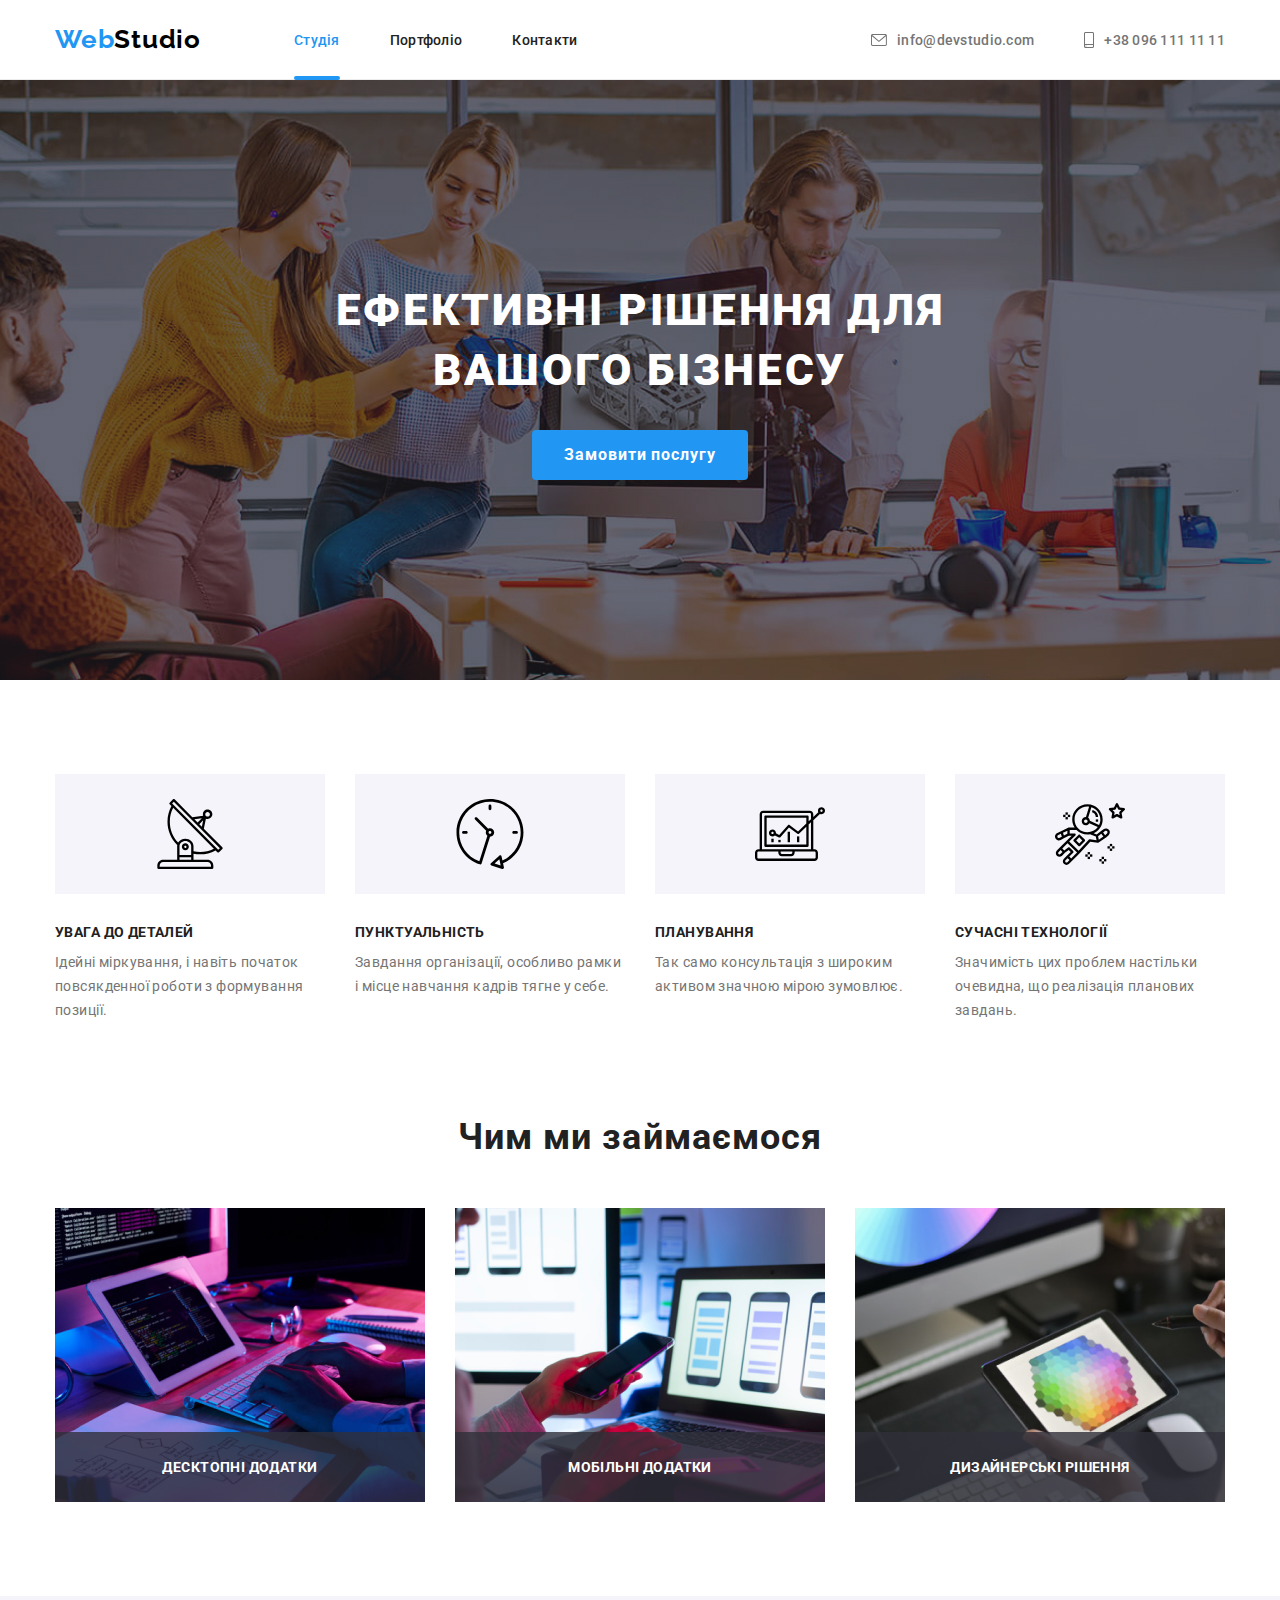
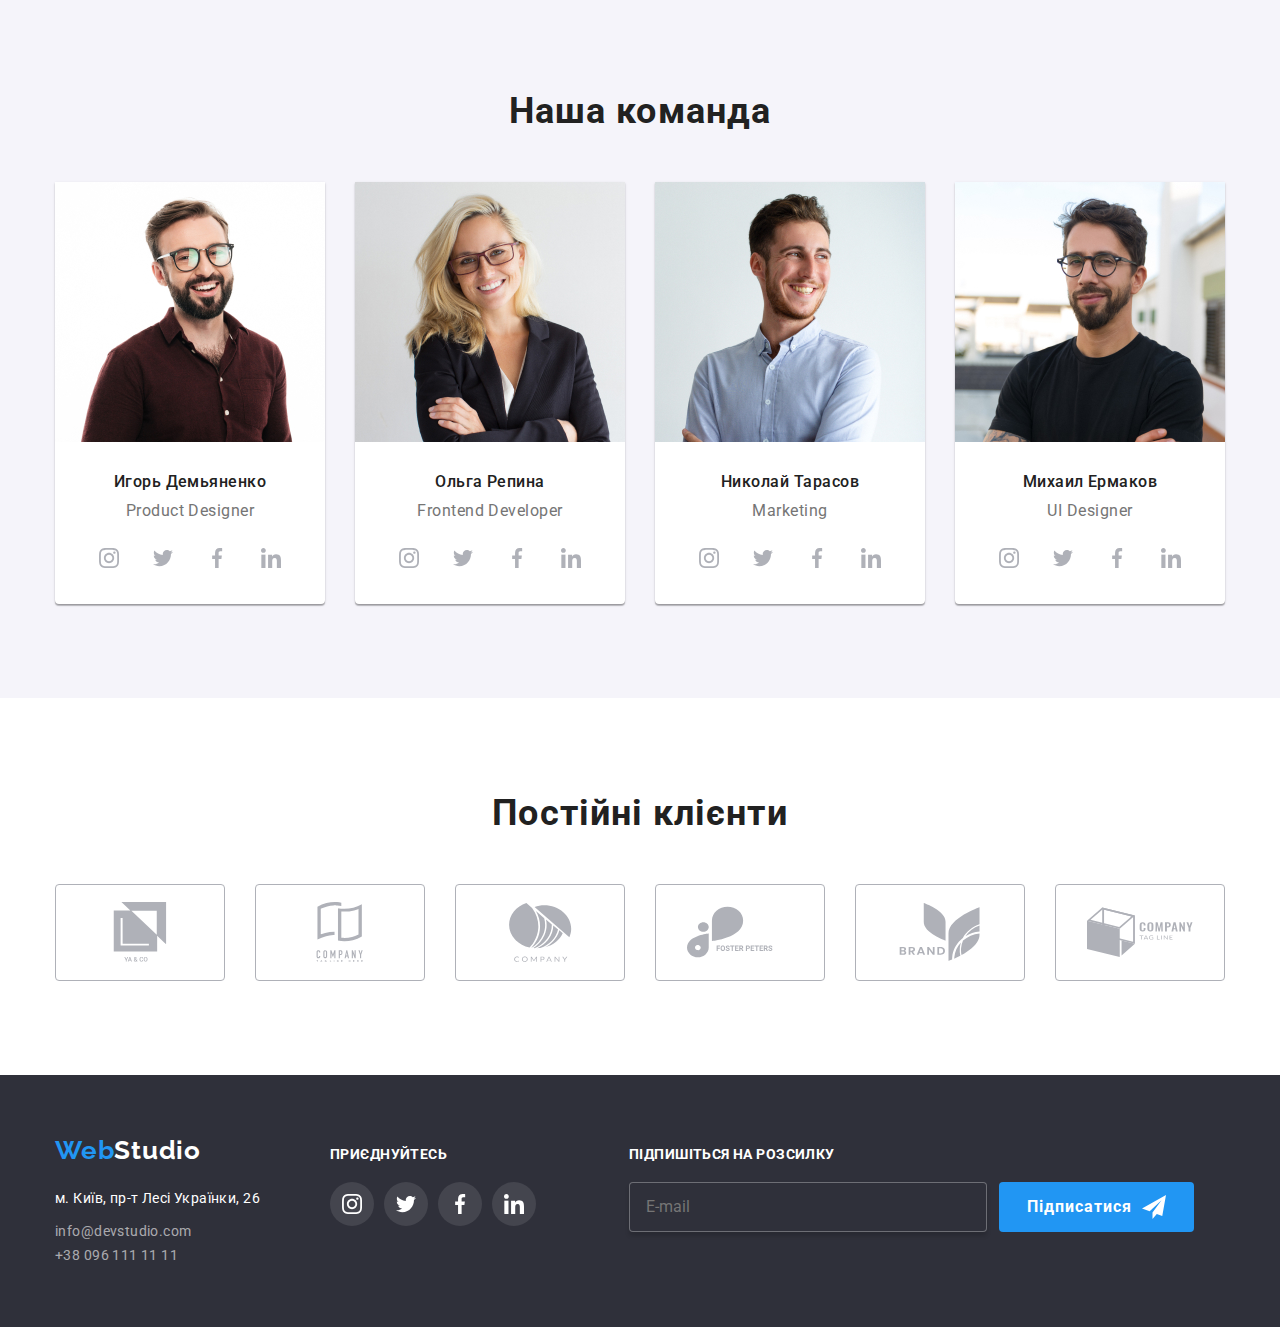
<file: index.html>
<!DOCTYPE html>
<html lang="ru">
  <head>
    <meta charset="UTF-8" />
    <meta http-equiv="X-UA-Compatible" content="IE=edge" />
    <meta name="viewport" content="width=device-width, initial-scale=1.0" />
    <title>Портфолио</title>
    <link rel="preconnect" href="https://fonts.googleapis.com">
    <link rel="preconnect" href="https://fonts.gstatic.com" crossorigin>
    <link href="https://fonts.googleapis.com/css2?family=Raleway:wght@700&family=Roboto:wght@400;500;700;900&display=swap"
      rel="stylesheet">
    <link rel="stylesheet" href="https://cdn.jsdelivr.net/npm/modern-normalize@1.1.0/modern-normalize.min.css">
    <link rel="stylesheet" href="./css/main.min.css">
  </head>
  <body>
    <!-- <!====HEADER====> -->
    <header class="page-header">
      <div class="container page-header__container">
        <a class="link logo page-header__logo" href="index.html" lang="en">Web<span class="logo__second" >Studio</span></a>
      <nav class="nav-header">
        <ul class="menu list">
          <li class="menu__item"><a class="link menu__link  menu__link__current" href="index.html">Студія</a></li>
          <li class="menu__item"><a class="link menu__link " href="portfolio.html">Портфоліо</a></li>
          <li class="menu__item"><a class="link menu__link " href="">Контакти</a></li>
        </ul>
      </nav>
      <button type="button" class="menu-mobile-open" data-menu-open>
        <svg width="40" height="40">
          <use href="./images/icone.svg#icon-menu-burger"></use>
        </svg>
      </button>
      <ul class="contact list">
        <li class="contact__mail"><a class="link contact__link" href="mailto:info@devstudio.com">
          <svg class="contact__icon" width="16" height="12">
            <use href="./images/icone.svg#envelope"></use>
          </svg>
          info@devstudio.com</a></li>
        <li class="contact__phone-number"><a class="link contact__link" href="tel:+380961111111">
          <svg class="contact__icon" width="10" height="16">
            <use href="./images/icone.svg#smartphone"></use>
          </svg>
          +38 096 111 11 11</a></li>
      </ul>
      </div>
      <div class="mobile-menu" data-menu>
        <div class="container mobile-menu__container">
          <button class="mobile-menu__close-btn" data-menu-close>
            <svg class="mobile-menu__close-icone" width="40" height="40">
              <use href="./images/icone.svg#icon-close"></use>
            </svg>
          </button>
          <ul class="mobile-menu__nav list">
            <li class="mobile-menu__nav-list">
              <a class="link mobile-menu__nav-link current" href="index.html">Студія</a></li>
            <li class="mobile-menu__nav-list">
              <a class="link mobile-menu__nav-link" href="portfolio.html">Портфоліо</a></li>
            <li class="mobile-menu__nav-list">
              <a class="link mobile-menu__nav-link" href="">Контакти</a></li>
          </ul>
          <ul class="mobile-menu__contact list">
            <li class="mobile-menu__contact-number">
              <a class="link mobile-menu__contact-link number" href="tel:+380961111111">+38 096 111 11 11</a>
            </li>
            <li class="mobile-menu__contact-mail">
              <a class="link mobile-menu__contact-link mail" href="mailto:info@devstudio.com">info@devstudio.com</a>
            </li>
          </ul>
          <ul class="mobile-menu__social list">
            <li class="mobile-menu__social-list">
              <a class="link mobile-menu__social-link " href="">Instagram</a></li>
            <li class="mobile-menu__social-list">
              <a class="link mobile-menu__social-link" href="">Twitter</a></li>
            <li class="mobile-menu__social-list">
              <a class="link mobile-menu__social-link" href="">Facebook</a></li>
            <li class="mobile-menu__social-list">
              <a class="link mobile-menu__social-link" href="">LinkedIn</a></li>
          </ul>
        </div>
      </div>
    </header>
    <!-- <!====MAIN====> -->
    <main>
      <section class="hero">
        <div class="container">
          <h1 class="hero__title">
          Ефективні рішення для <br />
          вашого бізнесу
        </h1>
        <button class="hero__btn" type="button" data-modal-open>Замовити послугу</button>
        </div>
      </section>
      <section class="section">
        <div class="container">
            <h2 class="section__title visually-hidden">Наши отличия</h2>
        <ul class="section__list list">
          <li class="section__item">
          <div class="section__container">
            <svg class="section__container_icon" width="70px" height="70">
              <use href="./images/icone.svg#antenna"></use>
            </svg>
          </div>
            <h3 class="pluses-title">Увага до деталей</h3>
            <p class="plusses-text">Ідейні міркування, і навіть початок повсякденної роботи з формування позиції.</p>
          </li>
          <li class="section__item">
          <div class="section__container">
            <svg class="section__container_icon" width="70px" height="70">
              <use href="./images/icone.svg#clock"></use>
            </svg>
          </div>            
            <h3 class="pluses-title">Пунктуальність</h3>
            <p class="plusses-text">
              Завдання організації, особливо рамки і місце навчання кадрів тягне у себе.
            </p>
          </li>
          <li class="section__item">
          <div class="section__container">
            <svg class="section__container_icon" width="70px" height="70">
              <use href="./images/icone.svg#diagram"></use>
            </svg>
          </div>            
            <h3 class="pluses-title">Планування</h3>
            <p class="plusses-text">
              Так само консультація з широким активом значною мірою зумовлює.
            </p>
          </li>
          <li class="section__item">
            <div class="section__container">
              <svg class="section__container_icon" width="70px" height="70">
              <use href="./images/icone.svg#astronaut"></use>
            </svg>
            </div>
            <h3 class="pluses-title">Сучасні технології</h3>
            <p class="plusses-text">Значимість цих проблем настільки очевидна, що реалізація планових завдань.</p>
          </li>
        </ul>
        </div>      
      </section>
      <section class="section our-works-section">
        <div class="container">
           <h2 class="work-title title">Чим ми займаємося</h2>
        <ul class="list our-works">
          <li class="work-title-list">
            <div class="our-works-wrapper">
              <picture>
                <source
                srcset="./images/work1.jpg 1x, ./images/work1@2x.jpg 2x"
                media="(min-width: 1200px)">
                <img src="./images/work1.jpg" alt="печатает на клавиатуре" width="370" height="294" />
              </picture>
              <p class="overlay">Десктопні додатки</p>
            </div>
          </li>
          <li class="work-title-list">
            <div class="our-works-wrapper">
              <picture>
                <source 
                srcset="./images/work2.jpg 1x, ./images/work2@2x.jpg 2x"
                media="(min-width: 1200px)">
                <img src="./images/work2.jpg" alt="телефон и лэптоп" width="370" height="294" />
              </picture>
              <p class="overlay">Мобільні додатки</p>
            </div>            
          </li>
          <li class="work-title-list">
            <div class="our-works-wrapper">
              <picture>
                <source 
                srcset="./images/work3.jpg 1x, ./images/work3@2x.jpg 2x"
                media="(min-width: 1200px)">
                <img src="./images/work3.jpg" alt="айпад" width="370" height="294" />
              </picture>
              <p class="overlay">Дизайнерські рішення</p>
            </div>            
          </li>
        </ul>
        </div>       
      </section>
      <section class="team section">
        <div class="container">
          <h2 class="team-title title">Наша команда</h2>
        <ul class="team-list-title list our-team">
          <li class="team-list">
            <picture>
              <source 
              srcset="./images/person1-mobile.jpg 1x, ./images/person1-mobile@2x.jpg 2x" 
              media="(max-width: 767px)">
              
              <source srcset="./images/person1-tablet.jpg 1x, ./images/person1-tablet@2x.jpg 2x" 
              media="(max-width: 1199px)">

              <source srcset="./images/person1-desktop.jpg 1x, ./images/person1-desktop@2x.jpg 2x" 
              media="(min-width: 1200px)">

              <img src="./images/person1-mobile.jpg" alt="мужчина"/>
            </picture>
            <div class="person">
              <h3 class="name">Игорь Демьяненко</h3>
              <p class="job-title" lang="en">Product Designer</p>
              <ul class="social-list">
                <li class=" list socisl-list-item">
                  <a href="" class="socisl-list-link">
                    <svg class="socisl-list-icone" width="20" height="20">
                      <use href="./images/icone.svg#instagram"></use>
                    </svg>
                  </a>
                </li>
                <li class=" list socisl-list-item">
                  <a href="" class="socisl-list-link">
                    <svg class="socisl-list-icone" width="20" height="20">
                      <use href="./images/icone.svg#twitter"></use>
                    </svg>
                  </a>
                </li>
                <li class=" list socisl-list-item">
                  <a href="" class="socisl-list-link">
                    <svg class="socisl-list-icone" width="20" height="20">
                      <use href="./images/icone.svg#facebook"></use>
                    </svg>
                  </a>
                </li>
                <li class=" list socisl-list-item">
                  <a href="" class="socisl-list-link">
                    <svg class="socisl-list-icone" width="20" height="20">
                      <use href="./images/icone.svg#linkedin"></use>
                    </svg>
                  </a>
                </li>
              </ul>
            </div>          
          </li>
          <li class="team-list">
            <picture>
              <source srcset="./images/person2-mobile.jpg 1x, ./images/person2-mobile@2x.jpg 2x" 
              media="(max-width: 767px)">
            
              <source srcset="./images/person2-tablet.jpg 1x, ./images/person2-tablet@2x.jpg 2x" 
              media="(max-width: 1199px)">
            
              <source srcset="./images/person2-desktop.jpg 1x, ./images/person2-desktop@2x.jpg 2x" 
              media="(min-width: 1200px)">
            
              <img src="./images/person2-mobile.jpg" alt="женщина"/>
            </picture>
            <div class="person">
              <h3 class="name">Ольга Репина</h3>
              <p class="job-title" lang="en">Frontend Developer</p>
              <ul class="social-list">
                <li class=" list socisl-list-item">
                  <a href="" class="socisl-list-link">
                    <svg class="socisl-list-icone" width="20" height="20">
                      <use href="./images/icone.svg#instagram"></use>
                    </svg>
                  </a>
                </li>
                <li class=" list socisl-list-item">
                  <a href="" class="socisl-list-link">
                    <svg class="socisl-list-icone" width="20" height="20">
                      <use href="./images/icone.svg#twitter"></use>
                    </svg>
                  </a>
                </li>
                <li class=" list socisl-list-item">
                  <a href="" class="socisl-list-link">
                    <svg class="socisl-list-icone" width="20" height="20">
                      <use href="./images/icone.svg#facebook"></use>
                    </svg>
                  </a>
                </li>
                <li class=" list socisl-list-item">
                  <a href="" class="socisl-list-link">
                    <svg class="socisl-list-icone" width="20" height="20">
                      <use href="./images/icone.svg#linkedin"></use>
                    </svg>
                  </a>
                </li>
              </ul>
            </div>            
          </li>
          <li class="team-list">
            <picture>
              <source srcset="./images/person3-mobile.jpg 1x, ./images/person3-mobile@2x.jpg 2x" 
              media="(max-width: 767px)">
            
              <source srcset="./images/person3-tablet.jpg 1x, ./images/person3-tablet@2x.jpg 2x" 
              media="(max-width: 1199px)">
            
              <source srcset="./images/person3-desktop.jpg 1x, ./images/person3-desktop@2x.jpg 2x" 
              media="(min-width: 1200px)">
            
              <img src="./images/person3-mobile.jpg" alt="мужчина"/>
            </picture>
            <div class="person">
              <h3 class="name">Николай Тарасов</h3>
              <p class="job-title" lang="en">Marketing</p>
              <ul class="social-list">
                <li class=" list socisl-list-item">
                  <a href="" class="socisl-list-link">
                    <svg class="socisl-list-icone" width="20" height="20">
                      <use href="./images/icone.svg#instagram"></use>
                    </svg>
                  </a>
                </li>
                <li class=" list socisl-list-item">
                  <a href="" class="socisl-list-link">
                    <svg class="socisl-list-icone" width="20" height="20">
                      <use href="./images/icone.svg#twitter"></use>
                    </svg>
                  </a>
                </li>
                <li class=" list socisl-list-item">
                  <a href="" class="socisl-list-link">
                    <svg class="socisl-list-icone" width="20" height="20">
                      <use href="./images/icone.svg#facebook"></use>
                    </svg>
                  </a>
                </li>
                <li class=" list socisl-list-item">
                  <a href="" class="socisl-list-link">
                    <svg class="socisl-list-icone" width="20" height="20">
                      <use href="./images/icone.svg#linkedin"></use>
                    </svg>
                  </a>
                </li>
              </ul>
            </div>            
          </li>
          <li class="team-list">
            <picture>
              <source srcset="./images/person4-mobile.jpg 1x, ./images/person4-mobile@2x.jpg 2x" 
              media="(max-width: 767px)">
            
              <source srcset="./images/person4-tablet.jpg 1x, ./images/person4-tablet@2x.jpg 2x" 
              media="(max-width: 1199px)">
            
              <source srcset="./images/person4-desktop.jpg 1x, ./images/person4-desktop@2x.jpg 2x" 
              media="(min-width: 1200px)">
            
              <img src="./images/person4-mobile.jpg" alt="мужчина"/>
            </picture>
            <div class="person">
              <h3 class="name">Михаил Ермаков</h3>
              <p class="job-title" lang="en">UI Designer</p>
              <ul class="social-list">
                <li class=" list socisl-list-item-footer">
                  <a href="" class="socisl-list-link">
                    <svg class="socisl-list-icone" width="20" height="20">
                      <use href="./images/icone.svg#instagram"></use>
                    </svg>
                  </a>
                </li>
                <li class=" list socisl-list-item-footer">
                  <a href="" class="socisl-list-link">
                    <svg class="socisl-list-icone" width="20" height="20">
                      <use href="./images/icone.svg#twitter"></use>
                    </svg>
                  </a>
                </li>
                <li class=" list socisl-list-item-footer">
                  <a href="" class="socisl-list-link">
                    <svg class="socisl-list-icone" width="20" height="20">
                      <use href="./images/icone.svg#facebook"></use>
                    </svg>
                  </a>
                </li>
                <li class=" list socisl-list-item-footer">
                  <a href="" class="socisl-list-link">
                    <svg class="socisl-list-icone" width="20" height="20">
                      <use href="./images/icone.svg#linkedin"></use>
                    </svg>
                  </a>
                </li>
              </ul>
            </div>
          </li>
        </ul>
        </div>        
      </section>
      <section class="clients section">
        <div class="container">
          <h2 class="clients-title title">Постійні клієнти</h2>
          <ul class="clients-list">
            <li class="list clients-item">
              <a href="" class="clients-link">
                <svg class="clients-icon" width="106px" height="60px">
                  <use href="./images/icone.svg#logo-1"></use>
                </svg>
              </a>
            </li>
            <li class="list clients-item">
              <a href="" class="clients-link">
                <svg class="clients-icon" width="106px" height="60px">
                  <use href="./images/icone.svg#logo-2"></use>
                </svg>
              </a>
            </li>
            <li class="list clients-item">
              <a href="" class="clients-link">
                <svg class="clients-icon" width="106px" height="60px">
                  <use href="./images/icone.svg#logo-3"></use>
                </svg>
              </a>
            </li>
            <li class="list clients-item">
              <a href="" class="clients-link">
                <svg class="clients-icon" width="106px" height="60px">
                  <use href="./images/icone.svg#logo-4"></use>
                </svg>
              </a>
            </li>
            <li class="list clients-item">
              <a href="" class="clients-link">
                <svg class="clients-icon" width="106px" height="60px">
                  <use href="./images/icone.svg#logo-5"></use>
                </svg>
              </a>
            </li>
            <li class="list clients-item">
              <a href="" class="clients-link">
                <svg class="clients-icon" width="106px" height="60px">
                  <use href="./images/icone.svg#logo-6"></use>
                </svg>
              </a>
            </li>
          </ul>
        </div>
      </section>
    </main>
    <!-- <!====FOOTER====> -->
    <footer class="footer">
      <div class="container footer-conteiner">
        <div class="container_footer">
          <div class="footer-link">
            <a class="link logo logo-footer" href="index.html" lang="en">Web<span class="second-logo-footer">Studio</span></a>
        <address>
          <ul class="address list">
            <li class="address__contact-footer">
              <a class="link address__link"
                href="https://goo.gl/maps/YywnYqMMY18rzYBH6"
                target="_blank"
                rel="noreferrer noopener"
                >м. Київ, пр-т Лесі Українки, 26</a
              >
            </li>
            <li class="address__contact-mail-footer">
              <a class="link address__contact-link" href="mailto:info@devstudio.com" lang="en">info@devstudio.com</a>
            </li>
            <li class="address__contact-phone-number">
              <a class="link address__contact-link" href="tel:+380961111111">+38 096 111 11 11</a></li>
          </ul>
        </address>
          </div>
          <div class="social-list-conteiner">
            <p class="join">приєднуйтесь</p>
            <ul class="social-list-footer">
              <li class=" list socisl-list-footer__item">
                <a href="" class="socisl-list-footer__link">
                  <svg class="socisl-list-footer__icone" width="20" height="20">
                    <use href="./images/icone.svg#instagram"></use>
                  </svg>
                </a>
              </li>
              <li class=" list socisl-list-footer__item">
                <a href="" class="socisl-list-footer__link">
                  <svg class="socisl-list-footer__icone" width="20" height="20">
                    <use href="./images/icone.svg#twitter"></use>
                  </svg>
                </a>
              </li>
              <li class=" list socisl-list-footer__item">
                <a href="" class="socisl-list-footer__link">
                  <svg class="socisl-list-footer__icone" width="20" height="20">
                    <use href="./images/icone.svg#facebook"></use>
                  </svg>
                </a>
              </li>
              <li class=" list socisl-list-footer__item">
                <a href="" class="socisl-list-footer__link">
                  <svg class="socisl-list-footer__icone" width="20" height="20">
                    <use href="./images/icone.svg#linkedin"></use>
                  </svg>
                </a>
              </li>
            </ul>
          </div>
        </div>
        <div class="form-footer-container">
          <p class="form-footer-container__head">Підпишіться на розсилку</p>
          <form class="footer-form">
            <label class="fooret-form__field">
              <input type="email" name="user-email" placeholder="E-mail" class="footer-form__input" required>
            </label>
            <button type="submit" class="footer-form__btn">Підписатися
              <svg class="footer-form__icon-btn" width="24px" height="24px">
                <use href="./images/icone.svg#icon-send"></use>
              </svg>
            </button>
          </form>
        </div>
      </div>      
    </footer>

    <div class="backdrop is-hidden" data-modal>
      <div class="modal">
        <button type="button" class="modal-close-btn" data-modal-close>
          <svg class="modal-close-btn-icon" width="18px" height="18px">
            <use href="./images/icone.svg#icon-close"></use>
          </svg>
        </button>
        <p class="modal-form-head">Залиште свої дані, ми вам передзвонимо</p>
        <form class="modal-form">
          <label class="modal-form-field">
            <span class="modal-form-input-desc">Ім'я</span>
            <span class="modal-form-input-wrapper">
              <input type="text" name="user-name" class="modal-form-input" required 
            pattern="^[a-zA-Zа-яА-ЯіІїЇєЄ]+$"
            minlength="2">
            <svg class="modal-form-input-icon" width="18px" height="18px">
              <use href="./images/icone.svg#icon-person-black"></use>
            </svg>
            </span>            
          </label>
          <label class="modal-form-field">
            <span class="modal-form-input-desc">Телефон</span>
            <span class="modal-form-input-wrapper">
              <input type="tel" name="user-phone" class="modal-form-input" required
            pattern="[0-9]{3}-[0-9]{3}-[0-9]{2}-[0-9]{2}"
            title="xxx-xxx-xx-xx">
            <svg class="modal-form-input-icon" width="18px" height="18px">
              <use href="./images/icone.svg#icon-phone-black"></use>
            </svg>
            </span>
          </label>
          <label class="modal-form-field">
            <span class="modal-form-input-desc">Пошта</span>
            <span class="modal-form-input-wrapper">
              <input type="email" name="user-email" class="modal-form-input" required>
              <svg class="modal-form-input-icon" width="18px" height="18px">
              <use href="./images/icone.svg#icon-email-black"></use>
            </svg>
            </span>
          </label>
          <label class="modal-form-field">
            <span class="modal-form-input-desc">Коментар</span>
            <textarea name="user-message" class="modal-form-message" placeholder="Введіть текст"></textarea>
          </label>
          <label for="user-policy" class="modal-form-check-desc">  
            <input id="user-policy" type="checkbox" name="user-policy" class="modal-form-check visually-hidden">
            <svg class="modal-form-icon-check" width="16px" height="15px">
              <use href="./images/icone.svg#icon-check"></use>
            </svg>
            <svg class="modal-form-icon" width="16px" height="15px">
              <use href="./images/icone.svg#icon-vector"></use>
            </svg>                    
            Погоджуюся з розсилкою та приймаю&nbsp;<a class="user-policy-link" href="">Умови договору</a> 
          </label>
          <button type="submit" class="modal-form-submit">Відправити</button>
        </form>
      </div>
    </div>

    <script src="./js/mobile-menu.js"></script>
    <script src="./js/modal.js"></script>
  </body>
</html>
</file>
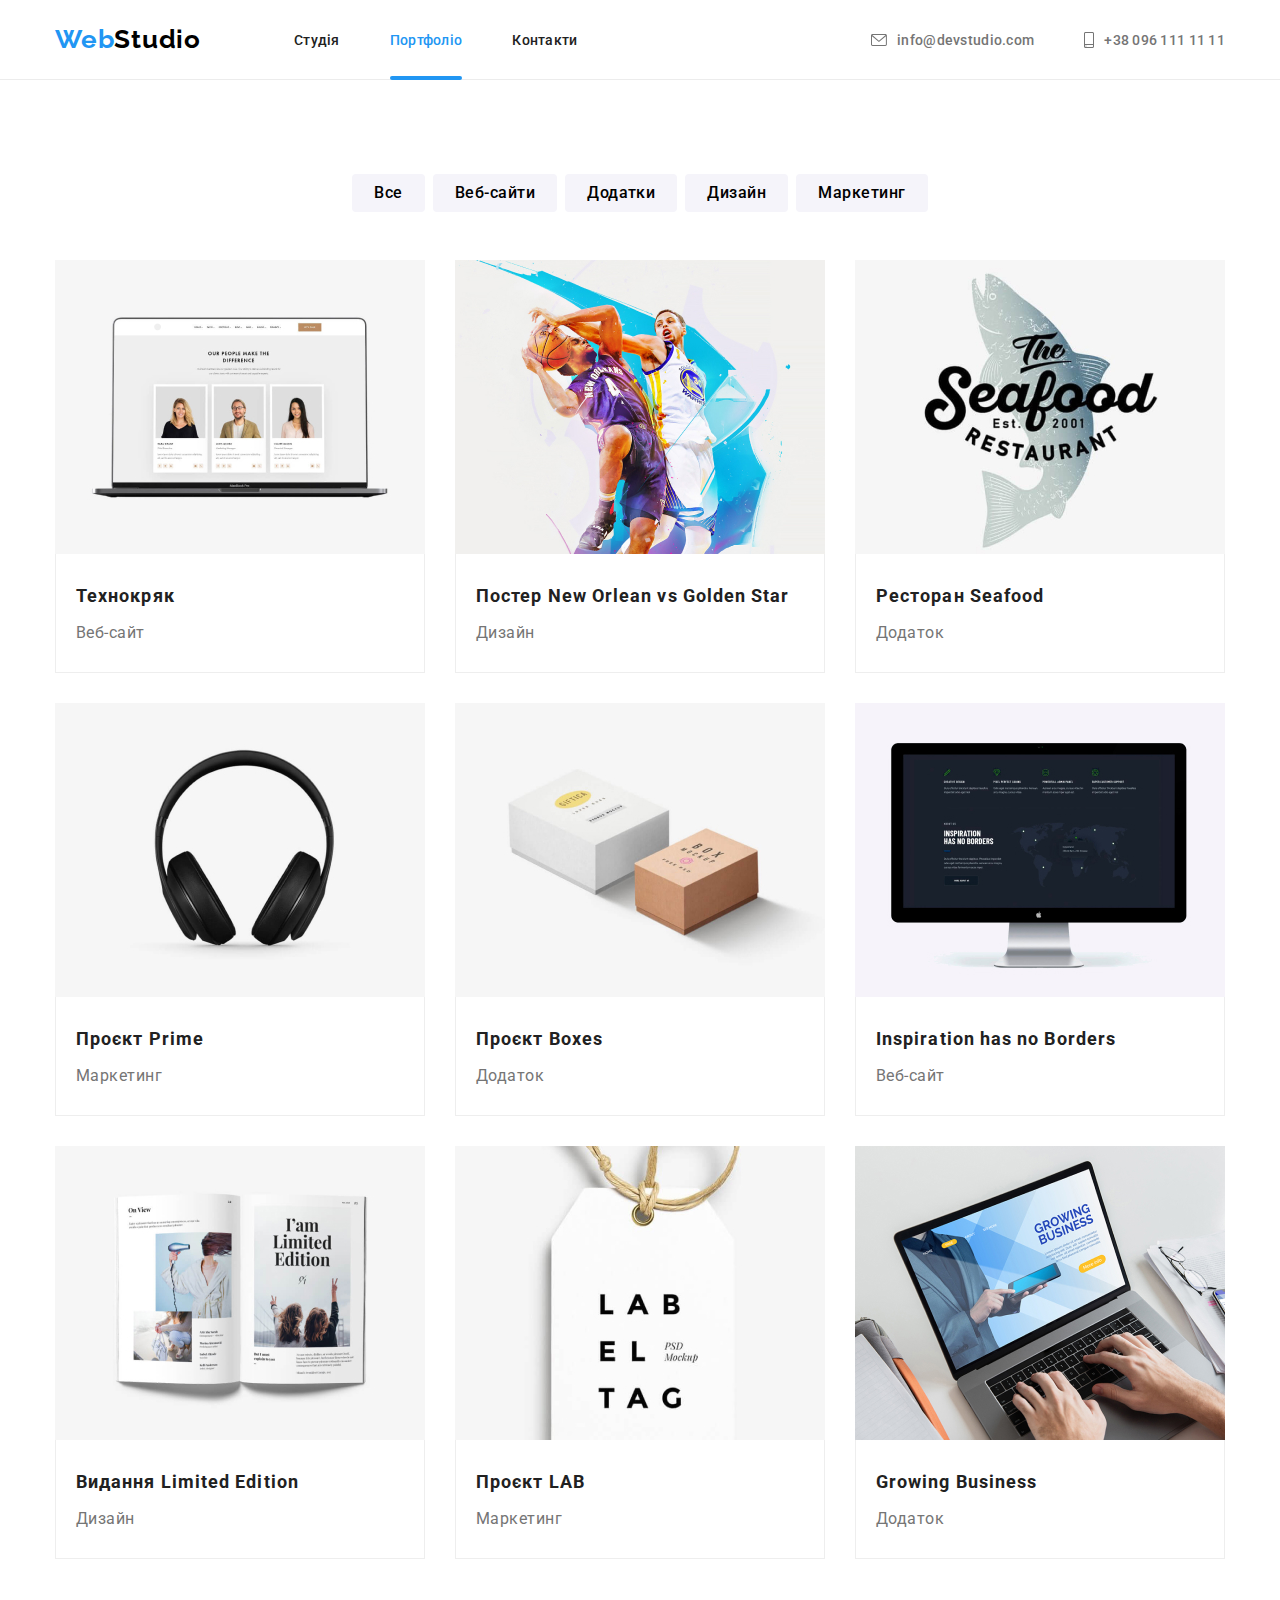
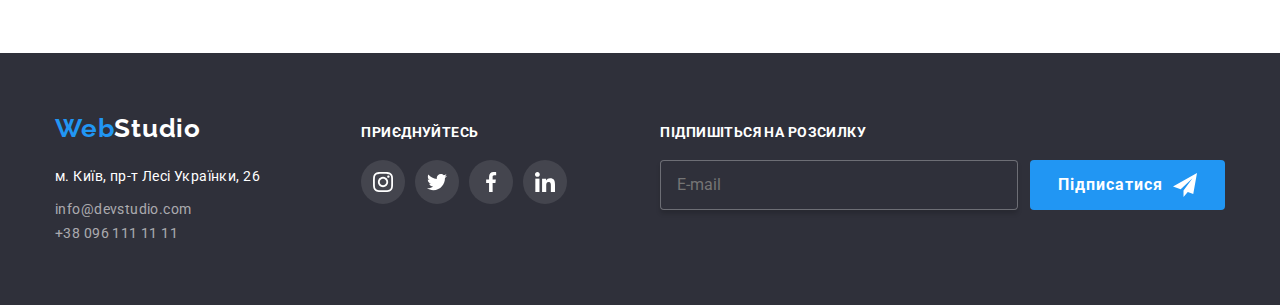
<file: portfolio.html>
<!DOCTYPE html>
<html lang="ru">
<head>
    <meta charset="UTF-8" />
    <meta http-equiv="X-UA-Compatible" content="IE=edge" />
    <meta name="viewport" content="width=device-width, initial-scale=1.0" />
    <title>Портфолио</title>
    <link rel="preconnect" href="https://fonts.googleapis.com">
    <link rel="preconnect" href="https://fonts.gstatic.com" crossorigin>
    <link href="https://fonts.googleapis.com/css2?family=Raleway:wght@700&family=Roboto:wght@400;500;700;900&display=swap"
        rel="stylesheet">
    <link rel="stylesheet" href="https://cdn.jsdelivr.net/npm/modern-normalize@1.1.0/modern-normalize.min.css">
    <link rel="stylesheet" href="./css/main.min.css">
</head>
<body>
    <!-- <!====HEADER====> -->
    <header class="page-header">
        <div class="container page-header__container">
            <a class="link logo page-header__logo" href="index.html" lang="en">Web<span
                    class="logo__second">Studio</span></a>
            <nav class="nav-header">
                <ul class="menu list">
                    <li class="menu__item"><a class="link menu__link " href="index.html">Студія</a></li>
                    <li class="menu__item"><a class="link menu__link menu__link__current" href="portfolio.html">Портфоліо</a></li>
                    <li class="menu__item"><a class="link menu__link " href="">Контакти</a></li>
                </ul>
            </nav>
            <button type="button" class="menu-mobile-open" data-menu-open>
                <svg width="40" height="40">
                    <use href="./images/icone.svg#icon-menu-burger"></use>
                </svg>
            </button>
            <ul class="contact list">
                <li class="contact__mail"><a class="link contact__link" href="mailto:info@devstudio.com">
                        <svg class="contact__icon" width="16" height="12">
                            <use href="./images/icone.svg#envelope"></use>
                        </svg>
                        info@devstudio.com</a></li>
                <li class="contact__phone-number"><a class="link contact__link" href="tel:+380961111111">
                        <svg class="contact__icon" width="10" height="16">
                            <use href="./images/icone.svg#smartphone"></use>
                        </svg>
                        +38 096 111 11 11</a></li>
            </ul>
        </div>
        <div class="mobile-menu" data-menu>
            <div class="container mobile-menu__container">
                <button class="mobile-menu__close-btn" data-menu-close>
                    <svg class="mobile-menu__close-icone" width="40" height="40">
                        <use href="./images/icone.svg#icon-close"></use>
                    </svg>
                </button>
                <ul class="mobile-menu__nav list">
                    <li class="mobile-menu__nav-list">
                        <a class="link mobile-menu__nav-link" href="index.html">Студія</a>
                    </li>
                    <li class="mobile-menu__nav-list">
                        <a class="link mobile-menu__nav-link current" href="portfolio.html">Портфоліо</a>
                    </li>
                    <li class="mobile-menu__nav-list">
                        <a class="link mobile-menu__nav-link" href="">Контакти</a>
                    </li>
                </ul>
                <ul class="mobile-menu__contact list">
                    <li class="mobile-menu__contact-number">
                        <a class="link mobile-menu__contact-link number" href="tel:+380961111111">+38 096 111 11 11</a>
                    </li>
                    <li class="mobile-menu__contact-mail">
                        <a class="link mobile-menu__contact-link mail"
                            href="mailto:info@devstudio.com">info@devstudio.com</a>
                    </li>
                </ul>
                <ul class="mobile-menu__social list">
                    <li class="mobile-menu__social-list">
                        <a class="link mobile-menu__social-link " href="">Instagram</a>
                    </li>
                    <li class="mobile-menu__social-list">
                        <a class="link mobile-menu__social-link" href="">Twitter</a>
                    </li>
                    <li class="mobile-menu__social-list">
                        <a class="link mobile-menu__social-link" href="">Facebook</a>
                    </li>
                    <li class="mobile-menu__social-list">
                        <a class="link mobile-menu__social-link" href="">LinkedIn</a>
                    </li>
                </ul>
            </div>
        </div>
    
    </header>
    <!-- <!====MAIN====> -->
    <main>
        <section class="section">
            <div class="container">
              <h1 class="section__titel visually-hidden">Фильтр</h1>
        <ul class="filter list">
            <li class="filter__item"><button class="filter__btn" type="button">Все</button> 
            <li class="filter__item"><button class="filter__btn" type="button">Веб-сайти</button>
            <li class="filter__item"><button class="filter__btn" type="button">Додатки</button>
            <li class="filter__item"><button class="filter__btn" type="button">Дизайн</button>
            <li class="filter__item"><button class="filter__btn" type="button">Маркетинг</button>
        </ul>
            <ul class="work-example list">
                <li class="work-example__item">
                    <a class="link work-example__link work-example__link-wrapper" href="">
                        <div class="work-example__wrapper">
                            <picture>
                                <source srcset="./images/project1-mobile.jpg 1x, ./images/project1-mobile@2x.jpg 2x" 
                                media="(max-width: 767px)">
                            
                                <source srcset="./images/project1-tablet.jpg 1x, ./images/project1-tablet@2x.jpg 2x" 
                                media="(max-width: 1199px)">
                            
                                <source srcset="./images/project1-desktop.jpg 1x, ./images/project1-desktop@2x.jpg 2x" 
                                media="(min-width: 1200px)">
                            
                                <img src="./images/project1-mobile.jpg 1.jpg" alt="ноутбук">  
                            </picture>
                            <p class="work-example__overlay">
                                Ресурс пропонує комплексні пропозиції з різним рівнем функціоналу та сервісів. Все це дозволить відвідувачу отримати вичерпні відомості про компанію чи приватну особу.
                            </p>
                        </div>                    
                        <div class="work-example__container">   
                            <h2 class="work-example__title">Технокряк</h2>
                            <p class="work-example__text">Веб-сайт</p>
                        </div>
                    </a>                    
                </li>
                <li class="work-example__item">
                    <a class="link work-example__link work-example__link-wrapper" href="">
                        <div class="work-example__wrapper">
                            <picture>
                                <source srcset="./images/project2-mobile.jpg 1x, ./images/project2-mobile@2x.jpg 2x" 
                                media="(max-width: 767px)">
                            
                                <source srcset="./images/project2-tablet.jpg 1x, ./images/project2-tablet@2x.jpg 2x" 
                                media="(max-width: 1199px)">
                            
                                <source srcset="./images/project2-desktop.jpg 1x, ./images/project2-desktop@2x.jpg 2x" 
                                media="(min-width: 1200px)">
                            
                                <img src="./images/project2-mobile.jpg 2.jpg" alt="баскетбол">
                            </picture>
                            <p class="work-example__overlay">
                                Ресурс пропонує комплексні пропозиції з різним рівнем функціоналу та сервісів. Все це дозволить відвідувачу отримати вичерпні відомості про компанію чи приватну особу.
                            </p>
                        </div>    
                        <div class="work-example__container">   
                            <h2 class="work-example__title">Постер New Orlean vs Golden Star</h2>
                        <p class="work-example__text">Дизайн</p>
                        </div> 
                    </a>              
                </li>
                <li class="work-example__item">
                    <a class="link work-example__link work-example__link-wrapper" href="">
                        <div class="work-example__wrapper">
                            <picture>
                                <source srcset="./images/project3-mobile.jpg 1x, ./images/project3-mobile@2x.jpg 2x" 
                                media="(max-width: 767px)">
                            
                                <source srcset="./images/project3-tablet.jpg 1x, ./images/project3-tablet@2x.jpg 2x" 
                                media="(max-width: 1199px)">
                            
                                <source srcset="./images/project3-desktop.jpg 1x, ./images/project3-desktop@2x.jpg 2x" 
                                media="(min-width: 1200px)">
                            
                                <img src="./images/project3-mobile.jpg 3.jpg" alt="рыба">
                            </picture>
                            <p class="work-example__overlay">
                                Ресурс пропонує комплексні пропозиції з різним рівнем функціоналу та сервісів. Все це дозволить відвідувачу отримати вичерпні відомості про компанію чи приватну особу.
                            </p>
                        </div>    
                        <div class="work-example__container">
                            <h2 class="work-example__title">Ресторан Seafood</h2>
                            <p class="work-example__text">Додаток</p>
                        </div>   
                    </a>                                        
                </li>
                <li class="work-example__item">
                    <a class="link work-example__link work-example__link-wrapper" href="">
                        <div class="work-example__wrapper">
                            <picture>
                                <source srcset="./images/project4-mobile.jpg 1x, ./images/project4-mobile@2x.jpg 2x" 
                                media="(max-width: 767px)">
                            
                                <source srcset="./images/project4-tablet.jpg 1x, ./images/project4-tablet@2x.jpg 2x" 
                                media="(max-width: 1199px)">
                            
                                <source srcset="./images/project4-desktop.jpg 1x, ./images/project4-desktop@2x.jpg 2x" 
                                media="(min-width: 1200px)">
                            
                                <img src="./images/project4-mobile.jpg 4.jpg" alt="наушники">
                            </picture>
                            <p class="work-example__overlay">
                                Ресурс пропонує комплексні пропозиції з різним рівнем функціоналу та сервісів. Все це дозволить відвідувачу отримати
                                вичерпні відомості про компанію чи приватну особу.
                            </p>
                        </div>
                    <div class="work-example__container">
                    <h2 class="work-example__title">Проєкт Prime</h2>
                    <p class="work-example__text">Маркетинг</p>
                    </div>   
                    </a>                                        
                </li>
                <li class="work-example__item">
                    <a class="link work-example__link work-example__link-wrapper" href="">
                        <div class="work-example__wrapper">
                            <picture>
                                <source srcset="./images/project5-mobile.jpg 1x, ./images/project5-mobile@2x.jpg 2x" 
                                media="(max-width: 767px)">
                            
                                <source srcset="./images/project5-tablet.jpg 1x, ./images/project5-tablet@2x.jpg 2x" 
                                media="(max-width: 1199px)">
                            
                                <source srcset="./images/project5-desktop.jpg 1x, ./images/project5-desktop@2x.jpg 2x" 
                                media="(min-width: 1200px)">
                            
                                <img src="./images/project5-mobile.jpg" alt="коробки">
                            </picture>
                            <p class="work-example__overlay">
                                Ресурс пропонує комплексні пропозиції з різним рівнем функціоналу та сервісів. Все це дозволить відвідувачу отримати
                                вичерпні відомості про компанію чи приватну особу.
                            </p>
                        </div>
                    <div class="work-example__container">
                    <h2 class="work-example__title">Проєкт Boxes</h2>
                    <p class="work-example__text">Додаток</p>  
                    </div>
                    </a>                                        
                </li>
                <li class="work-example__item">
                    <a class="link work-example__link work-example__link-wrapper" href="">
                        <div class="work-example__wrapper">
                            <picture>
                                <source srcset="./images/project6-mobile.jpg 1x, ./images/project6-mobile@2x.jpg 2x" 
                                media="(max-width: 767px)">
                            
                                <source srcset="./images/project6-tablet.jpg 1x, ./images/project6-tablet@2x.jpg 2x" 
                                media="(max-width: 1199px)">
                            
                                <source srcset="./images/project6-desktop.jpg 1x, ./images/project6-desktop@2x.jpg 2x" 
                                media="(min-width: 1200px)">
                            
                                <img src="./images/project6-mobile.jpg" alt="монитор">
                            </picture>
                            <p class="work-example__overlay">
                                Ресурс пропонує комплексні пропозиції з різним рівнем функціоналу та сервісів. Все це дозволить відвідувачу отримати
                                вичерпні відомості про компанію чи приватну особу.
                            </p>
                        </div>
                    <div class="work-example__container">
                    <h2 class="work-example__title">Inspiration has no Borders</h2>
                    <p class="work-example__text">Веб-сайт</p>    
                    </div> 
                    </a>                                       
                </li>
                <li class="work-example__item">
                    <a class="link work-example__link work-example__link-wrapper" href="">
                        <div class="work-example__wrapper">
                            <picture>
                                <source srcset="./images/project7-mobile.jpg 1x, ./images/project7-mobile@2x.jpg 2x" 
                                media="(max-width: 767px)">
                            
                                <source srcset="./images/project7-tablet.jpg 1x, ./images/project7-tablet@2x.jpg 2x" 
                                media="(max-width: 1199px)">
                            
                                <source srcset="./images/project7-desktop.jpg 1x, ./images/project7-desktop@2x.jpg 2x" 
                                media="(min-width: 1200px)">
                            
                                <img src="./images/project7-mobile.jpg" alt="книга">
                            </picture>
                            <p class="work-example__overlay">
                                Ресурс пропонує комплексні пропозиції з різним рівнем функціоналу та сервісів. Все це дозволить відвідувачу отримати
                                вичерпні відомості про компанію чи приватну особу.
                            </p>
                        </div>
                    <div class="work-example__container">
                    <h2 class="work-example__title">Видання Limited Edition</h2>
                    <p class="work-example__text">Дизайн</p>  
                    </div>
                    </a>                                       
                </li>
                <li class="work-example__item">
                    <a class="link work-example__link work-example__link-wrapper" href="">
                        <div class="work-example__wrapper">
                            <picture>
                                <source srcset="./images/project8-mobile.jpg 1x, ./images/project8-mobile@2x.jpg 2x" 
                                media="(max-width: 767px)">
                            
                                <source srcset="./images/project8-tablet.jpg 1x, ./images/project8-tablet@2x.jpg 2x" 
                                media="(max-width: 1199px)">
                            
                                <source srcset="./images/project8-desktop.jpg 1x, ./images/project8-desktop@2x.jpg 2x" 
                                media="(min-width: 1200px)">
                            
                                <img src="./images/project8-mobile.jpg" alt="лейба">
                            </picture>
                            <p class="work-example__overlay">
                                Ресурс пропонує комплексні пропозиції з різним рівнем функціоналу та сервісів. Все це дозволить відвідувачу отримати
                                вичерпні відомості про компанію чи приватну особу.
                            </p>
                        </div>
                    <div class="work-example__container">
                    <h2 class="work-example__title">Проєкт LAB</h2>
                    <p class="work-example__text">Маркетинг</p>   
                    </div> 
                    </a>                                       
                </li>
                <li class="work-example__item">
                    <a class="link work-example__link work-example__link-wrapper" href="">
                        <div class="work-example__wrapper">
                            <picture>
                                <source srcset="./images/project9-mobile.jpg 1x, ./images/project9-mobile@2x.jpg 2x" 
                                media="(max-width: 767px)">
                            
                                <source srcset="./images/project9-tablet.jpg 1x, ./images/project9-tablet@2x.jpg 2x" 
                                media="(max-width: 1199px)">
                            
                                <source srcset="./images/project9-desktop.jpg 1x, ./images/project9-desktop@2x.jpg 2x" 
                                media="(min-width: 1200px)">
                            
                                <img src="./images/project9-mobile.jpg" alt="работа с ноутбуком">
                            </picture>
                            <p class="work-example__overlay">
                                Ресурс пропонує комплексні пропозиції з різним рівнем функціоналу та сервісів. Все це дозволить відвідувачу отримати
                                вичерпні відомості про компанію чи приватну особу.
                            </p>
                        </div>
                    <div class="work-example__container">
                    <h2 class="work-example__title">Growing Business</h2>
                    <p class="work-example__text">Додаток</p>  
                    </div>
                    </a>                                        
                </li>
            </ul>  
            </div>            
        </section>
    </main>
    <!-- <!====FOOTER====> -->
        <footer class="footer">
            <div class="container footer-conteiner">
                <div class="footer-link">
                    <a class="link logo logo-footer" href="index.html" lang="en">Web<span
                            class="second-logo-footer">Studio</span></a>
                    <address>
                        <ul class="address list">
                            <li class="address__contact-footer">
                                <a class="link address__link" href="https://goo.gl/maps/YywnYqMMY18rzYBH6" target="_blank"
                                    rel="noreferrer noopener">м. Київ, пр-т Лесі Українки, 26</a>
                            </li>
                            <li class="address__contact-mail-footer contact-footer">
                                <a class="link address__contact-link" href="mailto:info@devstudio.com"
                                    lang="en">info@devstudio.com</a>
                            </li>
                            <li class="address__contact-phone-number contact-footer"><a class="link address__contact-link"
                                    href="tel:+380961111111">+38 096 111 11 11</a></li>
                        </ul>
                    </address>
                </div>
                <div class="social-list-conteiner">
                    <p class="join">приєднуйтесь</p>
                    <ul class="social-list-footer">
                        <li class=" list socisl-list-footer__item">
                            <a href="" class="socisl-list-footer__link">
                                <svg class="socisl-list-footer__icone" width="20" height="20">
                                    <use href="./images/icone.svg#instagram"></use>
                                </svg>
                            </a>
                        </li>
                        <li class=" list socisl-list-footer__item">
                            <a href="" class="socisl-list-footer__link">
                                <svg class="socisl-list-footer__icone" width="20" height="20">
                                    <use href="./images/icone.svg#twitter"></use>
                                </svg>
                            </a>
                        </li>
                        <li class=" list socisl-list-footer__item">
                            <a href="" class="socisl-list-footer__link">
                                <svg class="socisl-list-footer__icone" width="20" height="20">
                                    <use href="./images/icone.svg#facebook"></use>
                                </svg>
                            </a>
                        </li>
                        <li class=" list socisl-list-footer__item">
                            <a href="" class="socisl-list-footer__link">
                                <svg class="socisl-list-footer__icone" width="20" height="20">
                                    <use href="./images/icone.svg#linkedin"></use>
                                </svg>
                            </a>
                        </li>
                    </ul>
                </div>
                <div class="form-footer-container">
                    <p class="form-footer-container__head">Підпишіться на розсилку</p>
                    <form class="footer-form">
                        <label class="fooret-form__field">
                            <input type="email" name="user-email" placeholder="E-mail" class="footer-form__input" required>
                        </label>
                        <button type="submit" class="footer-form__btn">Підписатися
                            <svg class="footer-form__icon-btn" width="24px" height="24px">
                                <use href="./images/icone.svg#icon-send"></use>
                            </svg>
                        </button>
                    </form>
                </div>
            </div>
        </footer>
        <script src="./js/mobile-menu.js"></script>
    </body>
</html>
</file>
<file: css/main.min.css>
:root{--primary-font: "Roboto", sans-serif;--secondary-font: "Raleway", sans-serif;--accent-color: #2196F3;--primary-text-color: #212121;--secondary-text-colour: #757575;--primary-text-color-theme-dark: #FFFFFF;--footer-color: #2F303A;--transition-duration: 250ms;--transition-function: cubic-bezier(0.4, 0, 0.2, 1)}.visually-hidden{position:absolute;width:1px;height:1px;margin:-1px;border:0;padding:0;white-space:nowrap;clip-path:inset(100%);clip:rect(0 0 0 0);overflow:hidden}h1,h2,h3,h4,p{margin-top:0;margin-bottom:0}ol,ul{margin-top:0;margin-bottom:0;padding-left:0}img{display:block;max-width:100%;height:auto}button{cursor:pointer}.link{text-decoration:none;font-style:normal}.list{list-style:none}body{font-family:var(--primary-font);color:var(--primary-text-color)}@media screen and (max-width: 1199px){.section{padding-top:60px;padding-bottom:60px}}@media screen and (min-width: 1200px){.section{padding-top:94px;padding-bottom:94px}}.container{width:100%;padding-left:15px;padding-right:15px}@media screen and (min-width: 480px){.container{width:480px;margin-left:auto;margin-right:auto}}@media screen and (min-width: 768px){.container{width:768px}}@media screen and (min-width: 1200px){.container{width:1200px}}@media screen and (max-width: 767px){.page-header__container{display:flex;align-items:center;justify-content:space-between}.page-header{border-bottom:1px Solid #ececec}.nav-header{display:none}.contact__phone-number{display:none}.contact{display:none}.menu-mobile-open{background-color:rgba(0,0,0,0);border:none;padding:0;line-height:0}}@media screen and (min-width: 768px){.menu-mobile-open{display:none}.page-header__container{display:flex;align-items:center;justify-content:space-between}.page-header{padding-top:16px;padding-bottom:16px}.page-header__logo{margin-right:87px}.page-header{border-bottom:1px Solid #ececec}.nav-header{display:flex;align-items:center}.menu{display:flex;align-items:center}.menu__link{position:relative;display:flex;align-items:center;font-size:14px;font-weight:500;line-height:1.1428571429;letter-spacing:.02em;color:var(--primary-text-color);transition:color var(--transition-duration) var(--transition-function)}.menu__link:hover,.menu__link:focus{color:var(--accent-color)}.menu__link.menu__link__current{color:var(--accent-color)}.menu__link.menu__link__current:hover:after{background-color:var(--accent-color)}.menu__item:not(:last-child){margin-right:51px}.contact{margin-left:auto}.contact__link{position:relative;display:flex;align-items:center;font-size:14px;font-weight:500;line-height:1.1428571429;letter-spacing:.02em;color:var(--secondary-text-colour);transition:color var(--transition-duration) var(--transition-function)}.contact__link:hover,.contact__link:focus{color:var(--accent-color)}.contact__mail{margin-bottom:10px}.contact__icon{fill:currentColor;margin-right:8px}.menu__link__current{color:var(--accent-color)}.menu__link__current::after{position:absolute;content:"";left:0;bottom:0;border-radius:2px;width:100%;height:4px;background-color:var(--accent-color);border-radius:2px;transition:background-color var(--transition-duration) var(--transition-function);bottom:-30px}}@media screen and (min-width: 1200px){.page-header{padding-top:24px;padding-bottom:24px;border-bottom:1px Solid #ececec}.page-header__container{justify-content:flex-start}.contact{display:flex;align-items:center;margin-left:auto}.page-header__logo{margin-right:93px}.menu__item:not(:last-child){margin-right:50px}.contact__mail{margin-right:50px}.contact__icon{margin-right:10px}.menu__link__current::after{bottom:-32px}.contact__mail{margin-bottom:0px}}@media screen and (max-width: 767px){.mobile-menu{position:fixed;width:100%;height:100%;max-height:796px;z-index:1000;top:0;left:0;background-color:#fff;opacity:0;visibility:hidden;pointer-events:none;transition:opacity var(--transition-duration) var(--transition-function),visibility var(--transition-duration) var(--transition-function)}.mobile-menu.is-open{opacity:1;visibility:visible;pointer-events:auto}.mobile-menu__close-btn{position:absolute;top:10px;right:15px;background-color:rgba(0,0,0,0);border:none;padding:0;line-height:0;transition:color var(--transition-duration) var(--transition-function)}.mobile-menu__close-btn:hover,.mobile-menu__close-btn:focus{color:var(--accent-color)}.mobile-menu__container{position:relative;padding-left:25px;padding-top:48px;padding-bottom:48px;display:flex;flex-direction:column;height:100%}.mobile-menu__nav-link{font-size:40px;font-weight:500;line-height:1.175;text-align:center;letter-spacing:.02em;letter-spacing:.02em;color:var(--primary-text-color);transition:color var(--transition-duration) var(--transition-function)}.mobile-menu__nav-link:hover,.mobile-menu__nav-link:focus{color:var(--accent-color)}.current{color:var(--accent-color)}.mobile-menu__nav-list:not(:last-child){margin-bottom:35px}.mobile-menu__contact{margin-top:auto}.mobile-menu__contact-number{font-size:34px;font-weight:500;line-height:1.1764705882;letter-spacing:.02em;margin-bottom:32px}.number{color:var(--accent-color)}.mobile-menu__contact-mail{font-size:24px;font-weight:500;line-height:1.1666666667;letter-spacing:.02em;margin-bottom:64px}.mail{color:#757575}.mobile-menu__social{display:flex;align-items:center}.mobile-menu__social-link{font-size:18px;font-weight:500;line-height:1.2222222222;letter-spacing:.02em;color:#2196f3}.mobile-menu__social-list:not(:last-child){margin-right:20px}}@media screen and (min-width: 768px){.mobile-menu{display:none}}@media screen and (max-width: 767px){.hero{background-color:#2f303a;text-align:center;padding-top:118px;padding-bottom:118px;background-image:linear-gradient(rgba(47, 48, 58, 0.4), rgba(47, 48, 58, 0.4)),url("../images/bg-mobile.jpg");background-size:cover;background-position:center;background-repeat:no-repeat;height:400px;width:100%;max-width:767px;margin-left:auto;margin-right:auto}}@media screen and (max-width: 767px)and (min-device-pixel-ratio: 2)and (max-width: 767px),screen and (max-width: 767px)and (min-resolution: 192dpi)and (max-width: 767px),screen and (max-width: 767px)and (min-resolution: 2dppx)and (max-width: 767px){.hero{background-image:linear-gradient(rgba(47, 48, 58, 0.4), rgba(47, 48, 58, 0.4)),url("../images/bg-mobile@2x.jpg")}}@media screen and (max-width: 767px){.hero__title{font-size:26px;font-weight:900;line-height:1.6153846154;text-align:center;letter-spacing:.06em;text-transform:uppercase;color:var(--primary-text-color-theme-dark)}}@media screen and (max-width: 767px){.hero__btn{padding-top:10px;padding-bottom:10px;padding-left:24px;padding-right:24px;font-size:16px;font-weight:700;line-height:1.875;display:flex;align-items:center;vertical-align:center;text-align:center;letter-spacing:.06em;margin-top:30px;color:var(--primary-text-color-theme-dark);background-color:var(--accent-color);margin-left:auto;margin-right:auto;border:none;border-radius:4px}}@media screen and (min-width: 768px){.hero{background-color:#2f303a;padding-top:118px;padding-bottom:118px;background-image:linear-gradient(rgba(47, 48, 58, 0.4), rgba(47, 48, 58, 0.4)),url("../images/bg-tablet.jpg");background-size:cover;background-position:50% 50%;background-repeat:no-repeat;max-width:1199px;margin-left:auto;margin-right:auto}.hero__title{font-size:26px;font-weight:900;line-height:1.6153846154;text-align:center;letter-spacing:.06em;text-transform:uppercase;color:var(--primary-text-color-theme-dark)}.hero__btn{padding-top:10px;padding-bottom:10px;padding-left:24px;padding-right:24px;font-size:16px;font-weight:700;line-height:1.875;display:flex;align-items:center;vertical-align:center;text-align:center;letter-spacing:.06em;margin-top:30px;color:var(--primary-text-color-theme-dark);background-color:var(--accent-color);margin-left:auto;margin-right:auto;border:none;border-radius:4px}}@media screen and (min-width: 768px)and (min-device-pixel-ratio: 2)and (min-width: 768px)and (max-width: 1199px),screen and (min-width: 768px)and (min-resolution: 192dpi)and (max-width: 768px)and (max-width: 1199px),screen and (min-width: 768px)and (min-resolution: 2dppx)and (max-width: 768px)and (max-width: 1199px){.hero{background-image:linear-gradient(rgba(47, 48, 58, 0.4), rgba(47, 48, 58, 0.4)),url("../images/bg-tablet@2x.jpg")}}@media screen and (min-width: 1200px){.hero{padding-top:200px;padding-bottom:200px;max-width:1600px;background-image:linear-gradient(rgba(47, 48, 58, 0.4), rgba(47, 48, 58, 0.4)),url("../images/bg-desktop.jpg")}.hero__title{font-size:44px;font-weight:900;line-height:1.3636363636}.hero__btn{padding-left:32px;padding-right:32px}}@media screen and (min-width: 1200px)and (min-device-pixel-ratio: 2)and (min-width: 1200px),screen and (min-width: 1200px)and (min-resolution: 192dpi)and (max-width: 1200px),screen and (min-width: 1200px)and (min-resolution: 2dppx)and (max-width: 1200px){.hero{background-image:linear-gradient(rgba(47, 48, 58, 0.4), rgba(47, 48, 58, 0.4)),url("../images/bg-desktop@2x.jpg")}}.logo{font-family:var(--secondary-font);font-size:26px;font-weight:700;line-height:1.1923076923;letter-spacing:.03em;color:var(--accent-color)}.logo__second{color:#000}@media screen and (max-width: 1199px){.title{margin-bottom:30px}.team-title,.clients-title{font-size:28px;font-weight:700;line-height:1.1785714286;text-align:center;letter-spacing:.03em}}@media screen and (min-width: 1200px){.title{margin-bottom:50px}.work-title,.team-title,.clients-title{font-size:36px;font-weight:700;line-height:1.1666666667;text-align:center;letter-spacing:.03em}}@media screen and (max-width: 767px){.section__container{display:flex;align-items:center;justify-content:center;height:120px;background-color:#f5f4fa;margin-bottom:30px}.section__item:not(:last-child){margin-bottom:30px}.pluses-title{font-size:14px;font-weight:700;line-height:1.1428571429;display:flex;align-items:center;justify-content:center;letter-spacing:.03em;text-transform:uppercase;margin-bottom:10px}.plusses-text{font-size:14px;font-weight:400;line-height:1.7142857143;letter-spacing:.03em;color:var(--secondary-text-colour)}}@media screen and (min-width: 768px){.section__container{display:flex;align-items:center;justify-content:center;width:354px;height:120px;background-color:#f5f4fa;margin-bottom:30px}.section__list{display:flex}.section__list{display:flex;flex-wrap:wrap;gap:30px}.section__item{flex-basis:calc((100% - 30px)/2)}.pluses-title{font-size:14px;font-weight:700;line-height:1.1428571429;letter-spacing:.03em;text-transform:uppercase;margin-bottom:10px}.plusses-text{font-size:14px;font-weight:400;line-height:1.7142857143;letter-spacing:.03em;color:var(--secondary-text-colour)}}@media screen and (min-width: 1200px){.section__container{width:270px}.section__item{flex-basis:calc((100% - 90px)/4)}}@media screen and (max-width: 1199px){.our-works-section{display:none}}@media screen and (min-width: 768px){.our-works-section{padding-top:0}.our-works{display:flex;flex-wrap:wrap;gap:30px}.our-works-wrapper{position:relative;overflow:hidden;display:block}.overlay{display:flex;align-items:center;justify-content:center;position:absolute;bottom:0;left:0;width:100%;height:70px;font-size:14px;font-weight:700;line-height:1.1428571429;align-items:center;text-transform:uppercase;vertical-align:top;letter-spacing:.03em;color:var(--primary-text-color-theme-dark);background-color:rgba(47,48,58,.8)}.work-title-list{flex-basis:calc((100% - 60px)/3)}}@media screen and (max-width: 767px){.team{background-color:#f5f4fa;width:100%;max-width:767px}.team-list{justify-content:center;align-items:center;box-shadow:0px 1px 3px rgba(0,0,0,.12),0px 1px 1px rgba(0,0,0,.14),0px 2px 1px rgba(0,0,0,.2);border-radius:0px 0px 4px 4px;background-color:var(--primary-text-color-theme-dark)}.team-list:not(:last-child){margin-bottom:30px}.person{padding-top:30px;padding-bottom:24px}.name{font-size:16px;font-weight:500;line-height:1.1875;text-align:center;letter-spacing:.03em;margin-bottom:10px}.job-title{font-size:16px;font-weight:400;line-height:1.1875;text-align:center;letter-spacing:.03em;margin-bottom:16px;color:var(--secondary-text-colour)}.social-list{display:flex;justify-content:center;gap:10px}.socisl-list-icone{transition:fill var(--transition-duration) var(--transition-function);fill:#afb1b8}.socisl-list-link:hover .socisl-list-icone,.socisl-list-link:focus .socisl-list-icone{fill:#fff}.socisl-list-link{display:flex;justify-content:center;align-items:center;width:44px;height:44px;border-radius:50%;background-color:#fff;transition:background-color var(--transition-duration) var(--transition-function)}.socisl-list-link:hover,.socisl-list-link:focus{background-color:var(--accent-color)}}@media screen and (min-width: 768px){.team{background-color:#f5f4fa}.our-team{display:flex;flex-wrap:wrap;gap:30px;align-items:center;justify-content:center}.team-list-title{display:flex;flex-basis:calc((100% - 30px)/2)}.team-list{box-shadow:0px 1px 3px rgba(0,0,0,.12),0px 1px 1px rgba(0,0,0,.14),0px 2px 1px rgba(0,0,0,.2);border-radius:0px 0px 4px 4px;background-color:var(--primary-text-color-theme-dark)}.person{padding-top:30px;padding-bottom:24px}.name{font-size:16px;font-weight:500;line-height:1.1875;text-align:center;letter-spacing:.03em;margin-bottom:10px}.job-title{font-size:16px;font-weight:400;line-height:1.1875;text-align:center;letter-spacing:.03em;margin-bottom:16px;color:var(--secondary-text-colour)}.social-list{display:flex;justify-content:center;gap:10px}.socisl-list-icone{transition:fill var(--transition-duration) var(--transition-function);fill:#afb1b8}.socisl-list-link:hover .socisl-list-icone,.socisl-list-link:focus .socisl-list-icone{fill:#fff}.socisl-list-link{display:flex;justify-content:center;align-items:center;width:44px;height:44px;border-radius:50%;background-color:#fff;transition:background-color var(--transition-duration) var(--transition-function)}.socisl-list-link:hover,.socisl-list-link:focus{background-color:var(--accent-color)}}@media screen and (min-width: 768px){.team-list-title{display:flex;flex-basis:calc((100% - 90px)/4)}}@media screen and (max-width: 767px){.clients-list{display:flex;justify-content:center;flex-wrap:wrap;gap:30px}.clients-item{flex-basis:calc((100% - 30px)/2)}.clients-item{width:210px;height:92px;display:flex;align-items:center;justify-content:center}.clients-link{display:flex;align-items:center;justify-content:center;border:1px solid #afb1b8;border-radius:4px;width:100%;height:100%;transition:background-color var(--transition-duration) var(--transition-function)}.clients-link:hover,.clients-link:focus{border-color:var(--accent-color)}.clients-icon{fill:#afb1b8;transition:fill var(--transition-duration) var(--transition-function)}.clients-link:hover .clients-icon,.clients-link:focus .clients-icon{fill:var(--accent-color)}}@media screen and (min-width: 768px)and (max-width: 1199px){.clients-list{display:flex;justify-content:center;flex-wrap:wrap;gap:30px}.clients-item{flex-basis:calc((100% - 60px)/3)}.clients-item{width:226px;height:92px;display:flex;align-items:center;justify-content:center}.clients-link{display:flex;align-items:center;justify-content:center;border:1px solid #afb1b8;border-radius:4px;width:100%;height:100%;transition:background-color var(--transition-duration) var(--transition-function)}.clients-link:hover,.clients-link:focus{border-color:var(--accent-color)}.clients-icon{fill:#afb1b8;transition:fill var(--transition-duration) var(--transition-function)}.clients-link:hover .clients-icon,.clients-link:focus .clients-icon{fill:var(--accent-color)}}@media screen and (min-width: 1200px){.clients-list{display:flex;justify-content:center;gap:30px}.clients-item{width:170px;height:97px;display:flex;align-items:center;justify-content:center}.clients-link{display:flex;align-items:center;justify-content:center;border:1px solid #afb1b8;border-radius:4px;width:100%;height:100%;transition:background-color var(--transition-duration) var(--transition-function)}.clients-link:hover,.clients-link:focus{border-color:var(--accent-color)}.clients-icon{fill:#afb1b8;transition:fill var(--transition-duration) var(--transition-function)}.clients-link:hover .clients-icon,.clients-link:focus .clients-icon{fill:var(--accent-color)}}@media screen and (max-width: 767px){.footer{padding-top:60px;padding-bottom:60px;background-color:var(--footer-color)}.logo-footer{display:flex;align-items:center;justify-content:center;margin-bottom:20px}.second-logo-footer{color:var(--primary-text-color-theme-dark)}.footer-link{margin-bottom:60px}.address{text-align:center;font-size:14px;font-weight:400;line-height:1.7142857143;letter-spacing:.03em}.address__link{color:var(--primary-text-color-theme-dark)}.address__contact-footer,.address__contact-mail-footer{margin-bottom:8px}.address__contact-link{color:rgba(255,255,255,.6);transition:color var(--transition-duration) var(--transition-function)}.address__contact-link:hover,.address__contact-link:focus{color:var(--primary-text-color-theme-dark)}.join{text-align:center;font-size:14px;font-weight:700;line-height:1.1428571429;letter-spacing:.03em;text-transform:uppercase;color:#fff;margin-bottom:20px}.social-list-conteiner{margin-bottom:60px}.social-list-footer{display:flex;justify-content:center;gap:10px}.socisl-list-footer__icone{transition:fill var(--transition-duration) var(--transition-function);fill:#fff}.socisl-list-footer__link:hover .socisl-list-footer__icone,.socisl-list-footer__link:focus .socisl-list-footer__icone{fill:#fff}.socisl-list-footer__link{display:flex;justify-content:center;align-items:center;width:44px;height:44px;border-radius:50%;background-color:rgba(255,255,255,.1);transition:background-color var(--transition-duration) var(--transition-function)}.socisl-list-footer__link:hover,.socisl-list-footer__link:focus{background-color:var(--accent-color)}.form-footer-container__head{text-align:center;font-size:14px;font-weight:700;line-height:1.1428571429;letter-spacing:.03em;text-transform:uppercase;margin-bottom:20px;color:var(--primary-text-color-theme-dark)}.footer-form__btn{font-size:16px;font-weight:700;line-height:1.875;display:flex;align-items:center;vertical-align:center;margin-left:auto;margin-right:auto;text-align:center;letter-spacing:.06em;border:none;border-radius:4px;padding:10px 31px;background-color:var(--accent-color);color:var(--primary-text-color-theme-dark);transition:box-shadow var(--transition-duration) var(--transition-function)}.footer-form__btn:hover,.footer-form__btn:focus{box-shadow:0px 4px 4px rgba(0,0,0,.15)}.footer-form__icon-btn{fill:#fff;margin-left:12px}.footer-form__input{width:100%;max-width:480px;height:50px;border:1px solid rgba(255,255,255,.3);border-radius:4px;padding:15px 16px;transition:border-color var(--transition-duration) var(--transition-function);margin-bottom:20px;color:var(--primary-text-color-theme-dark);background-color:var(--footer-color);box-shadow:0px 4px 4px rgba(0,0,0,.15)}.footer-form__input:focus{outline:none;border-color:var(--accent-color)}}@media screen and (min-width: 768px)and (max-width: 1199px){.footer{padding-top:60px;padding-bottom:60px;background-color:var(--footer-color)}.second-logo-footer{color:var(--primary-text-color-theme-dark)}.container_footer{display:flex;justify-content:space-around;align-items:baseline;margin-bottom:60px}.logo-footer{display:flex;align-items:center;justify-content:center;margin-bottom:20px}.address{text-align:center;font-size:14px;font-weight:400;line-height:1.7142857143;letter-spacing:.03em}.address__link{color:var(--primary-text-color-theme-dark)}.address__contact-footer,.address__contact-mail-footer{margin-bottom:8px}.address__contact-link{color:rgba(255,255,255,.6);transition:color var(--transition-duration) var(--transition-function)}.address__contact-link:hover,.address__contact-link:focus{color:var(--primary-text-color-theme-dark)}.join{text-align:center;font-size:14px;font-weight:700;line-height:1.1428571429;letter-spacing:.03em;text-transform:uppercase;color:#fff;margin-bottom:20px}.social-list-footer{display:flex;justify-content:center;gap:10px}.socisl-list-footer__icone{transition:fill var(--transition-duration) var(--transition-function);fill:#fff}.socisl-list-footer__link:hover .socisl-list-footer__icone,.socisl-list-footer__link:focus .socisl-list-footer__icone{fill:#fff}.socisl-list-footer__link{display:flex;justify-content:center;align-items:center;width:44px;height:44px;border-radius:50%;background-color:rgba(255,255,255,.1);transition:background-color var(--transition-duration) var(--transition-function)}.socisl-list-footer__link:hover,.socisl-list-footer__link:focus{background-color:var(--accent-color)}.form-footer-container__head{text-align:center;font-size:14px;font-weight:700;line-height:1.1428571429;letter-spacing:.03em;text-transform:uppercase;margin-bottom:20px;color:var(--primary-text-color-theme-dark)}.footer-form__btn{font-size:16px;font-weight:700;line-height:1.875;display:flex;align-items:center;vertical-align:center;margin-left:auto;margin-right:auto;text-align:center;letter-spacing:.06em;border:none;border-radius:4px;padding:10px 31px;background-color:var(--accent-color);color:var(--primary-text-color-theme-dark);transition:box-shadow var(--transition-duration) var(--transition-function)}.footer-form__btn:hover,.footer-form__btn:focus{box-shadow:0px 4px 4px rgba(0,0,0,.15)}.footer-form__icon-btn{fill:#fff;margin-left:12px}.footer-form__input{display:block;margin-left:auto;margin-right:auto;width:450px;height:50px;border:1px solid rgba(255,255,255,.3);border-radius:4px;padding:15px 16px;transition:border-color var(--transition-duration) var(--transition-function);margin-bottom:20px;color:var(--primary-text-color-theme-dark);background-color:var(--footer-color);box-shadow:0px 4px 4px rgba(0,0,0,.15)}.footer-form__input:focus{outline:none;border-color:var(--accent-color)}}@media screen and (min-width: 1200px){.footer-conteiner{display:flex;align-items:baseline}.footer-link{flex-grow:1}.container_footer{display:flex;justify-content:space-around;align-items:baseline}.join{font-style:normal;font-size:14px;font-weight:700;line-height:1.1428571429;letter-spacing:.03em;text-transform:uppercase;color:#fff;margin-bottom:20px}.logo-footer{margin-bottom:20px;display:block}.social-list-conteiner{margin-left:70px;width:206px;height:80px}.address__contact-footer:not(:last-child){margin-bottom:9px}.address__link,.address__contact-link{font-size:14px;font-weight:400;line-height:1.7142857143;letter-spacing:.03em;transition:color var(--transition-duration) var(--transition-function);color:rgba(255,255,255,.6)}.address__link:hover,.address__link:focus,.address__contact-link:hover,.address__contact-link:focus{color:var(--primary-text-color-theme-dark)}.footer{padding-top:60px;padding-bottom:60px;background-color:var(--footer-color)}.second-logo-footer{color:var(--primary-text-color-theme-dark)}.address__link{color:var(--primary-text-color-theme-dark)}.social-list-footer{display:flex;justify-content:center;gap:10px}.socisl-list-footer__link{display:flex;justify-content:center;align-items:center;width:44px;height:44px;border-radius:50%;background-color:rgba(255,255,255,.1);transition:background-color var(--transition-duration) var(--transition-function)}.socisl-list-footer__link:hover,.socisl-list-footer__link:focus{background-color:var(--accent-color)}.socisl-list-footer__icone{transition:fill var(--transition-duration) var(--transition-function);fill:#fff}.socisl-list-footer__link:hover .socisl-list-footer__icone,.socisl-list-footer__link:focus .socisl-list-footer__icone{fill:#fff}.form-footer-container{margin-left:93px}.form-footer-container__head{font-size:14px;font-weight:700;line-height:1.1428571429;letter-spacing:.03em;text-transform:uppercase;margin-bottom:20px;color:var(--primary-text-color-theme-dark)}.footer-form__btn{font-size:16px;font-weight:700;line-height:1.875;display:flex;align-items:center;text-align:center;letter-spacing:.06em;border:none;border-radius:4px;padding:10px 28px;margin-left:12px;background-color:var(--accent-color);color:var(--primary-text-color-theme-dark);transition:box-shadow var(--transition-duration) var(--transition-function)}.footer-form__btn:hover,.footer-form__btn:focus{box-shadow:0px 4px 4px rgba(0,0,0,.15)}.footer-form__icon-btn{fill:#fff;margin-left:10px}.footer-form{display:flex}.footer-form__input{width:358px;height:50px;border:1px solid rgba(255,255,255,.3);border-radius:4px;padding:15px 16px;transition:border-color var(--transition-duration) var(--transition-function);color:var(--primary-text-color-theme-dark);background-color:var(--footer-color);box-shadow:0px 4px 4px rgba(0,0,0,.15)}.footer-form__input:focus{outline:none;border-color:var(--accent-color)}}@media screen and (max-width: 1199px){.filter{display:flex;flex-wrap:wrap;gap:8px;margin-bottom:40px;flex-basis:calc((100% - 16px)/3)}.filter__btn{font-size:16px;font-weight:500;line-height:1.625;text-align:center;letter-spacing:.03em;background-color:#f5f4fa;border:none;border-radius:4px;padding:6px 22px;transition:box-shadow var(--transition-duration) var(--transition-function),color var(--transition-duration) var(--transition-function),background-color var(--transition-duration) var(--transition-function)}.filter__btn:hover,.filter__btn:focus{color:var(--primary-text-color-theme-dark);background-color:var(--accent-color);box-shadow:0px 0px 2px rgba(0,0,0,.12),0px 2px 1px rgba(0,0,0,.08),0px 1px 3px rgba(0,0,0,.1)}.work-example{width:100%;max-width:767px}.work-example__item{background-color:var(--primary-text-color-theme-dark)}.work-example__container{border:1px solid #eee;border-top:none;padding:24px 20px}.work-example__text{font-size:16px;font-weight:400;line-height:1.875;letter-spacing:.03em;color:var(--secondary-text-colour)}.work-example__title{font-size:18px;font-weight:700;line-height:2;letter-spacing:.06em;margin-bottom:4px;color:var(--primary-text-color)}.work-example__link{display:block;transition:box-shadow var(--transition-duration) var(--transition-function)}.work-example__link:hover,.work-example__link:focus{box-shadow:0px 1px 3px rgba(0,0,0,.12),0px 2px 1px rgba(0,0,0,.06),0px 1px 3px rgba(0,0,0,.16)}.work-example__wrapper{position:relative;overflow:hidden}.work-example__link-wrapper{display:block}.work-example__overlay{position:absolute;top:0;left:0;width:100%;height:100%;font-size:18px;font-weight:400;line-height:1.5555555556;letter-spacing:.03em;padding:63px 24px;overflow-y:scroll;transform:translate(0, 100%);transition:transform var(--transition-duration) var(--transition-function);color:var(--primary-text-color-theme-dark);background-color:rgba(33,150,243,.9)}.work-example__link-wrapper:hover .work-example__overlay,.work-example__link-wrapper:focus .work-example__overlay{transform:translate(0, 0)}}@media screen and (min-width: 768px){.filter{display:flex;flex-wrap:wrap;gap:8px;margin-bottom:30px;justify-content:center}.work-example{display:flex;flex-wrap:wrap;gap:30px}.work-example__item{flex-basis:calc((100% - 30px)/2);background-color:var(--primary-text-color-theme-dark)}.work-example__container{border:1px solid #eee;border-top:none;padding:24px 20px;flex-grow:1}.filter__btn{font-size:16px;font-weight:500;line-height:1.625;text-align:center;letter-spacing:.03em;background-color:#f5f4fa;border:none;border-radius:4px;padding:6px 22px;transition:box-shadow var(--transition-duration) var(--transition-function),color var(--transition-duration) var(--transition-function),background-color var(--transition-duration) var(--transition-function)}.filter__btn:hover,.filter__btn:focus{color:var(--primary-text-color-theme-dark);background-color:var(--accent-color);box-shadow:0px 0px 2px rgba(0,0,0,.12),0px 2px 1px rgba(0,0,0,.08),0px 1px 3px rgba(0,0,0,.1)}.work-example__text{font-size:16px;font-weight:400;line-height:1.875;letter-spacing:.03em;color:var(--secondary-text-colour)}.work-example__title{font-size:18px;font-weight:700;line-height:2;letter-spacing:.06em;margin-bottom:4px;color:var(--primary-text-color)}.work-example__link{display:flex;flex-direction:column;height:100%;transition:box-shadow var(--transition-duration) var(--transition-function)}.work-example__link:hover,.work-example__link:focus{box-shadow:0px 1px 3px rgba(0,0,0,.12),0px 2px 1px rgba(0,0,0,.06),0px 1px 3px rgba(0,0,0,.16)}.work-example__wrapper{position:relative;overflow:hidden}.work-example__overlay{position:absolute;top:0;left:0;width:100%;height:100%;font-size:18px;font-weight:400;line-height:1.5555555556;letter-spacing:.03em;padding:63px 24px;overflow-y:scroll;transform:translate(0, 100%);transition:transform var(--transition-duration) var(--transition-function);color:var(--primary-text-color-theme-dark);background-color:rgba(33,150,243,.9)}.work-example__link-wrapper:hover .work-example__overlay,.work-example__link-wrapper:focus .work-example__overlay{transform:translate(0, 0)}}@media screen and (min-width: 1200px){.filter{margin-bottom:48px}.work-example__item{flex-basis:calc((100% - 60px)/3)}}.backdrop{position:fixed;top:0;left:0;z-index:100;width:100%;height:100%;background-color:rgba(0,0,0,.2);transition:opacity var(--transition-duration) var(--transition-function),visibility var(--transition-duration) var(--transition-function)}.backdrop.is-hidden{opacity:0;visibility:hidden;pointer-events:none}@media screen and (max-width: 1199px){.modal{position:absolute;top:50%;left:50%;transform:translate(-50%, -50%);width:100%;max-width:450px;height:609px;background-color:#fff;padding:40px}.modal-close-btn{position:absolute;top:8px;right:8px;display:flex;justify-content:center;align-items:center;width:30px;height:30px;border-radius:50%;background-color:rgba(0,0,0,0);border:1px solid rgba(0,0,0,.1);fill:#000}.modal-close-btn:hover,.modal-close-btn:focus{fill:var(--accent-color)}.modal-close-btn-icon{transition:fill var(--transition-duration) var(--transition-function)}}@media screen and (min-width: 1200px){.modal{position:absolute;top:50%;left:50%;transform:translate(-50%, -50%);width:528px;height:581px;background-color:#fff;padding:40px}.modal-close-btn{position:absolute;top:10px;right:10px;display:flex;justify-content:center;align-items:center;width:30px;height:30px;border-radius:50%;background-color:rgba(0,0,0,0);border:1px solid rgba(0,0,0,.1);fill:#000}.modal-close-btn:hover,.modal-close-btn:focus{fill:var(--accent-color)}.modal-close-btn-icon{transition:fill var(--transition-duration) var(--transition-function)}}@media screen and (max-width: 767px){.modal-form{display:flex;flex-direction:column}.modal-form-head{font-size:20px;font-weight:700;line-height:1.15;text-align:center;letter-spacing:.03em;margin-bottom:12px;color:var(--primary-text-color)}.modal-form-field{margin-bottom:10px}.modal-form-input-desc{display:block;font-size:12px;font-weight:400;line-height:1.1666666667;letter-spacing:.01em;margin-bottom:4px;color:var(--secondary-text-colour)}.modal-form-input{width:100%;height:40px;border:1px solid rgba(33,33,33,.2);border-radius:4px;padding-left:42px;transition:border-color var(--transition-duration) var(--transition-function)}.modal-form-input:focus{outline:none;border-color:var(--accent-color)}.modal-form-input-icon{position:absolute;top:50%;left:12px;transform:translate(0, -50%);transition:fill var(--transition-duration) var(--transition-function)}.modal-form-input:focus+.modal-form-input-icon{fill:var(--accent-color)}.modal-form-input-wrapper{display:block;position:relative}.modal-form-message{display:block;width:100%;height:120px;padding:12px 16px;resize:none;border:1px solid rgba(33,33,33,.2);border-radius:4px;margin-bottom:20px;transition:border-color var(--transition-duration) var(--transition-function)}.modal-form-message:focus{outline:none;border-color:var(--accent-color)}.modal-form-message::placeholder{font-size:12px;font-weight:400;line-height:1.1666666667;letter-spacing:.01em;color:rgba(117,117,117,.5)}.modal-form-check-desc{display:flex;align-items:center;justify-content:center;position:relative;font-size:12px;font-weight:400;line-height:1.1666666667;letter-spacing:.03em;margin-bottom:31px;color:var(--secondary-text-colour)}.user-policy-link{text-decoration-line:underline;color:var(--accent-color)}.modal-form-icon{cursor:pointer;margin-right:8px}.modal-form-icon-check{cursor:pointer;position:absolute;top:0px;left:8px;opacity:0}.modal-form-check:checked+.modal-form-icon-check{opacity:1}.modal-form-submit{padding-top:10px;padding-bottom:10px;padding-left:52px;padding-right:52px;font-size:16px;font-weight:700;line-height:1.875;display:flex;align-items:center;text-align:center;letter-spacing:.06em;color:var(--primary-text-color-theme-dark);background-color:var(--accent-color);margin-left:auto;margin-right:auto;border:none;border-radius:4px}.modal-form-submit:hover,.modal-form-submit:focus{box-shadow:0px 4px 4px rgba(0,0,0,.15)}}@media screen and (min-width: 768px){.modal-form{display:flex;flex-direction:column}.modal-form-head{font-size:20px;font-weight:700;line-height:1.15;text-align:center;letter-spacing:.03em;margin-bottom:12px;color:var(--primary-text-color)}.modal-form-field{margin-bottom:10px}.modal-form-input-desc{display:block;font-size:12px;font-weight:400;line-height:1.1666666667;letter-spacing:.01em;margin-bottom:4px;color:var(--secondary-text-colour)}.modal-form-input{width:100%;height:40px;border:1px solid rgba(33,33,33,.2);border-radius:4px;padding-left:42px;transition:border-color var(--transition-duration) var(--transition-function)}.modal-form-input:focus{outline:none;border-color:var(--accent-color)}.modal-form-input-icon{position:absolute;top:50%;left:12px;transform:translate(0, -50%);transition:fill var(--transition-duration) var(--transition-function)}.modal-form-input:focus+.modal-form-input-icon{fill:var(--accent-color)}.modal-form-input-wrapper{display:block;position:relative}.modal-form-message{display:block;width:100%;height:120px;padding:12px 16px;resize:none;border:1px solid rgba(33,33,33,.2);border-radius:4px;margin-bottom:20px;transition:border-color var(--transition-duration) var(--transition-function)}.modal-form-message:focus{outline:none;border-color:var(--accent-color)}.modal-form-message::placeholder{font-size:12px;font-weight:400;line-height:1.1666666667;letter-spacing:.01em;color:rgba(117,117,117,.5)}.modal-form-check-desc{display:flex;align-items:center;justify-content:center;position:relative;font-size:12px;font-weight:400;line-height:1.1666666667;letter-spacing:.03em;margin-bottom:31px;color:var(--secondary-text-colour)}.user-policy-link{text-decoration-line:underline;color:var(--accent-color)}.modal-form-icon{cursor:pointer;margin-right:8px}.modal-form-icon-check{cursor:pointer;position:absolute;top:0px;left:9px;opacity:0}.modal-form-check:checked+.modal-form-icon-check{opacity:1}.modal-form-submit{padding-top:10px;padding-bottom:10px;padding-left:52px;padding-right:52px;font-size:16px;font-weight:700;line-height:1.875;display:flex;align-items:center;text-align:center;letter-spacing:.06em;color:var(--primary-text-color-theme-dark);background-color:var(--accent-color);margin-left:auto;margin-right:auto;border:none;border-radius:4px}.modal-form-submit:hover,.modal-form-submit:focus{box-shadow:0px 4px 4px rgba(0,0,0,.15)}}@media screen and (min-width: 1200px){.modal-form-icon-check{top:5px;left:20px}.modal-form-check-desc{font-size:14px;font-weight:400;line-height:1.7142857143}}/*# sourceMappingURL=main.min.css.map */
</file>
